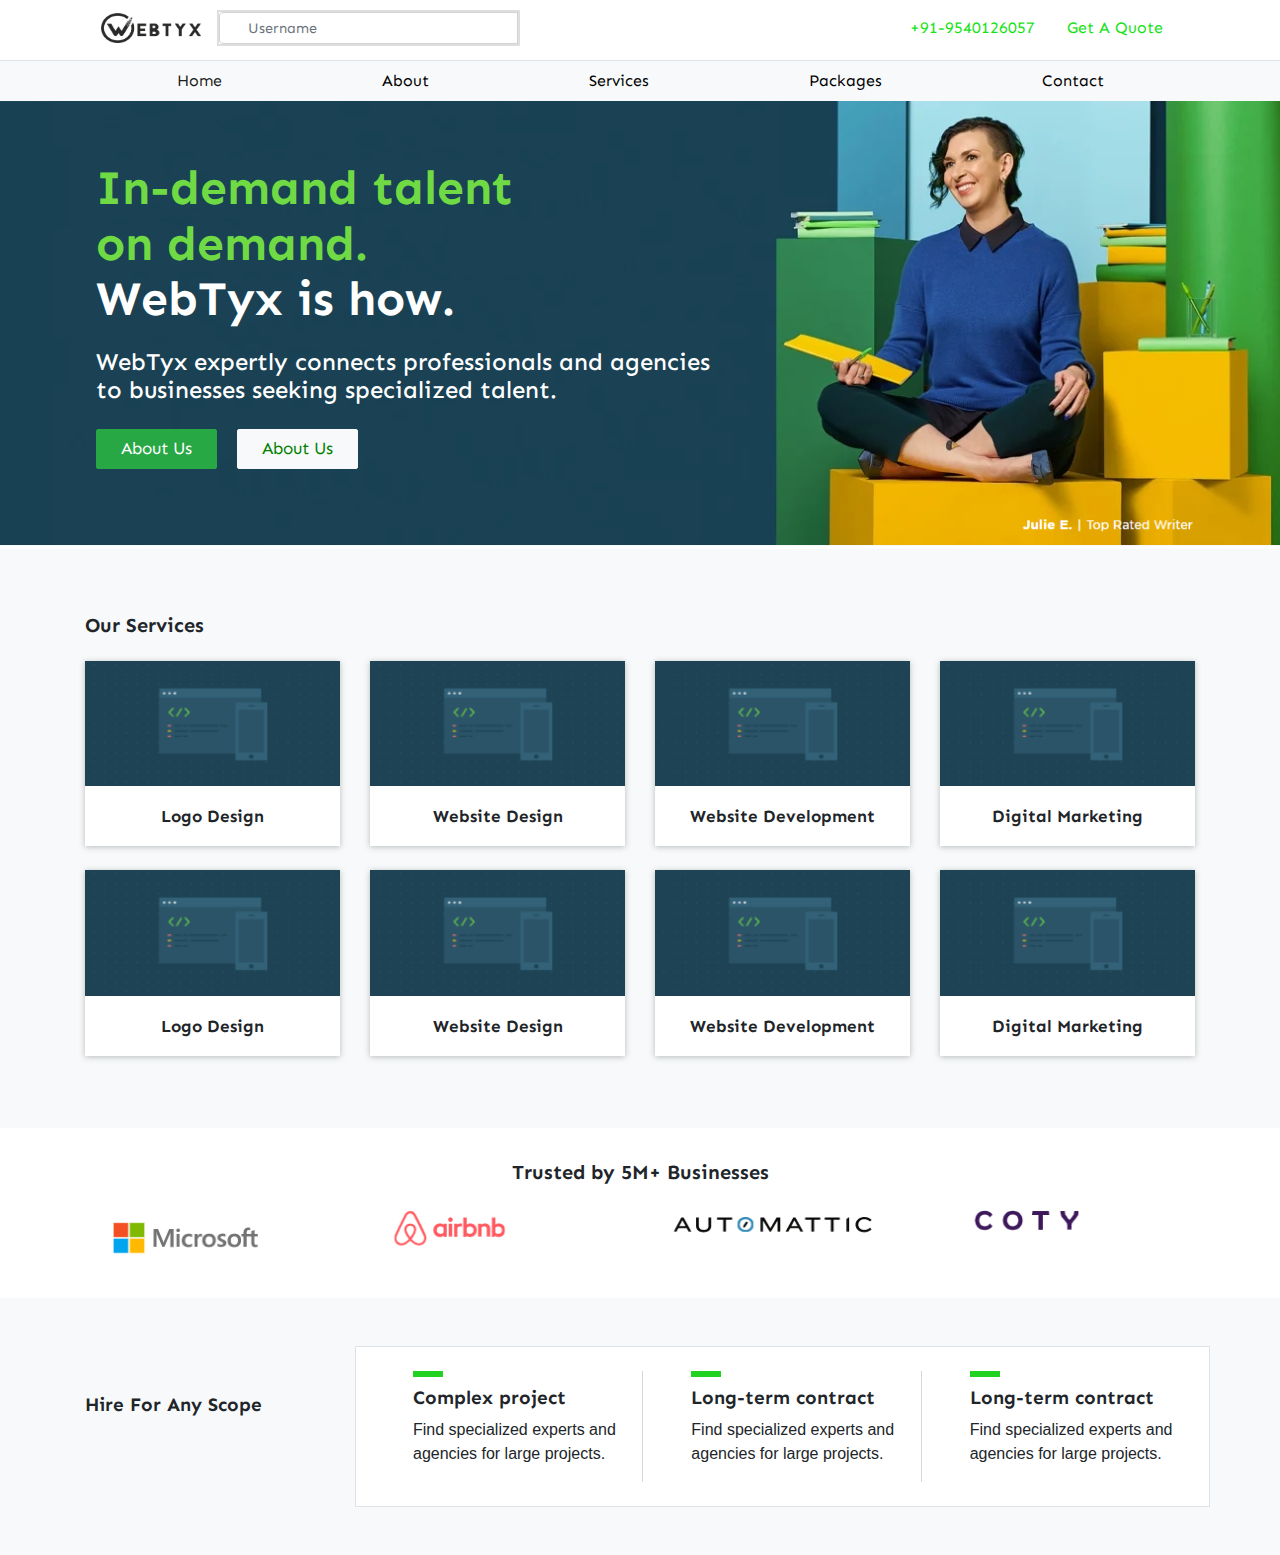
<file: practice-up-work/index.html>
<!DOCTYPE html>
<html>
<head>
	<title></title>
	<meta charset="utf-8">
	<meta name="viewport" content="width=device-width, initial-scale=1">
	<!-- Latest compiled and minified CSS -->
	<link rel="stylesheet" href="https://maxcdn.bootstrapcdn.com/bootstrap/4.4.1/css/bootstrap.min.css">

	<!-- jQuery library -->
	<script src="https://ajax.googleapis.com/ajax/libs/jquery/3.4.1/jquery.min.js"></script>

	<!-- Popper JS -->
	<script src="https://cdnjs.cloudflare.com/ajax/libs/popper.js/1.16.0/umd/popper.min.js"></script>

	<!-- Latest compiled JavaScript -->
	<script src="https://maxcdn.bootstrapcdn.com/bootstrap/4.4.1/js/bootstrap.min.js"></script>
	<link rel="stylesheet" href="https://use.fontawesome.com/releases/v5.7.1/css/all.css" integrity="sha384-fnmOCqbTlWIlj8LyTjo7mOUStjsKC4pOpQbqyi7RrhN7udi9RwhKkMHpvLbHG9Sr" crossorigin="anonymous">
	<link href="https://fonts.googleapis.com/css?family=Sen&display=swap" rel="stylesheet">

<link rel="stylesheet" type="text/css" href="style.css">
</head>
<body>

	


	<section>
		<div class="container">
			<nav class="navbar navbar-light">
				<form class="form-inline">
					<a href=""><img src="images/logo-webtyx-new.png" height="30" width="100"></a>
					<div class="input-group flex-nowrap ml-3">
						<div class="input-group-prepend">
							<span class="input-group-text" id="addon-wrapping"><i class="fas fa-search fa-1x"></i><span class="ml-1"><i class="fas fa-chevron-down fa-1x"></i></span></span>
						</div>
						<input type="text" class="form-control" placeholder="Username" aria-label="Username" aria-describedby="addon-wrapping">
					</div>
				</form>
			
			<form class="form-inline">
				<nav class="nav">
				  <a class="nav-link" href="#">+91-9540126057</a>
				  <a class="nav-link" href="#">Get A Quote</a>
				  
				</nav>
			</form>
		</nav>
	</div>
</section>

<section>
	<nav class="navbar navbar-expand-lg navbar-light bg-light border-top mt-1">
  
  <div class="collapse navbar-collapse justify-content-around" id="navbarSupportedContent">
    <ul class="navbar-nav ">
      <li class="nav-item active">
        <a class="nav-link" href="#">Home <span class="sr-only">(current)</span></a>
      </li>
      <li class="nav-item">
        <a class="nav-link" href="#">About </a>
      </li>
      <li class="nav-item">
        <a class="nav-link " href="#" >Services</a>
      </li>

      <li class="nav-item">
        <a class="nav-link " href="#" >Packages</a>
      </li>

       <li class="nav-item">
        <a class="nav-link " href="#" >Contact</a>
      </li>
    </ul>
  </div>
</nav>
</section>

<section class="banner-img">
		
	<div class="padding-banner">
		<div class="row">
			<div class="col-md-7">
				<h1 class="display-5 text-success">In-demand talent</h1>
				<h1 class="display-5 text-success">on demand.</h1>
				<h1 class="display-5 text-white">WebTyx is how.</h1>
				<h4 class="text-white pt-3">WebTyx expertly connects professionals and agencies to businesses seeking specialized talent.</h4>
				<div class="py-3">
					<a href="" class="btn btn-success px-4">About Us</a>
					<a href="" class="btn btn-light px-4 ml-3">About Us</a>
				</div>
			</div>
		</div>
	</div>

</section>

<section class="py-5 bg-light">
	<div class="container">
		<div class="row">
			<div class="col-md">
				<h5 class="py-3 font-weight-bold">Our Services</h5>
			</div>
		</div>
		<div class="row">
			<div class="col-md">
				<div class="card">
				  <img src="images/card-1.png" class="card-img-top" alt="...">
				  <div class="card-body">
				    <h6 class="card-title">Logo Design</h6>
				  </div>
				</div>
			</div>

			<div class="col-md">
				<div class="card">
				  <img src="images/card-1.png" class="card-img-top" alt="...">
				  <div class="card-body">
				    <h6 class="card-title">Website Design</h6>
				  </div>
				</div>
			</div>

			<div class="col-md">
				<div class="card">
				  <img src="images/card-1.png" class="card-img-top" alt="...">
				  <div class="card-body">
				    <h6 class="card-title">Website Development</h6>
				  </div>
				</div>
			</div>

			<div class="col-md">
				<div class="card">
				  <img src="images/card-1.png" class="card-img-top" alt="...">
				  <div class="card-body">
				    <h6 class="card-title">Digital Marketing</h6>
				  </div>
				</div>
			</div>
		</div>

		<div class="row py-4">
			<div class="col-md">
				<div class="card">
				  <img src="images/card-1.png" class="card-img-top" alt="...">
				  <div class="card-body">
				    <h6 class="card-title">Logo Design</h6>
				  </div>
				</div>
			</div>

			<div class="col-md">
				<div class="card">
				  <img src="images/card-1.png" class="card-img-top" alt="...">
				  <div class="card-body">
				    <h6 class="card-title">Website Design</h6>
				  </div>
				</div>
			</div>

			<div class="col-md">
				<div class="card">
				  <img src="images/card-1.png" class="card-img-top" alt="...">
				  <div class="card-body">
				    <h6 class="card-title">Website Development</h6>
				  </div>
				</div>
			</div>

			<div class="col-md">
				<div class="card">
				  <img src="images/card-1.png" class="card-img-top" alt="...">
				  <div class="card-body">
				    <h6 class="card-title">Digital Marketing</h6>
				  </div>
				</div>
			</div>
		</div>
	</div>
</section>


<section>
	<div class="container py-3">
		<h5 class="text-center font-weight-bold pt-3">Trusted by  5M+ Businesses</h5>
		<div class="row">
			<div class="col-md">
				<img src="images/microsoft1.png" class="img-fluid">
			</div>

			<div class="col-md">
				<img src="images/airbng1.png" class="img-fluid">
			</div>

			<div class="col-md">
				<img src="images/automattic1.png" class="img-fluid">
			</div>

			<div class="col-md">
				<img src="images/coty1.png" class="img-fluid">
			</div>
		</div>
	</div>
</section>


<section class="py-5 any-scop bg-light">
	<div class="container">
		<div class="row">
			<div class="col-md-3 position-relative">
				<h5 class="font-weight-bold py-5">Hire For Any Scope</h5>
			</div>
			<div class="col-md-9 border p-4">
				<div class="row">
					<div class="col-md-4 pl-5 position-relative">
						<div class="dash-top"></div>
						<h6>Complex project</h6>
						<p>Find specialized experts and agencies for large projects.</p>
						<div class="vertical-line"></div>
					</div>

					<div class="col-md-4 pl-5 position-relative">
						<div class="dash-top"></div>
						<h6>Long-term contract</h6>
						<p>Find specialized experts and agencies for large projects.</p>
						<div class="vertical-line"></div>
					</div>

					<div class="col-md-4 pl-5 position-relative">
						<div class="dash-top"></div>
						<h6>Long-term contract</h6>
						<p>Find specialized experts and agencies for large projects.</p>
					
					</div>
				</div>
			</div>
		</div>
	</div>
</section>

















</body>
</html>
</file>
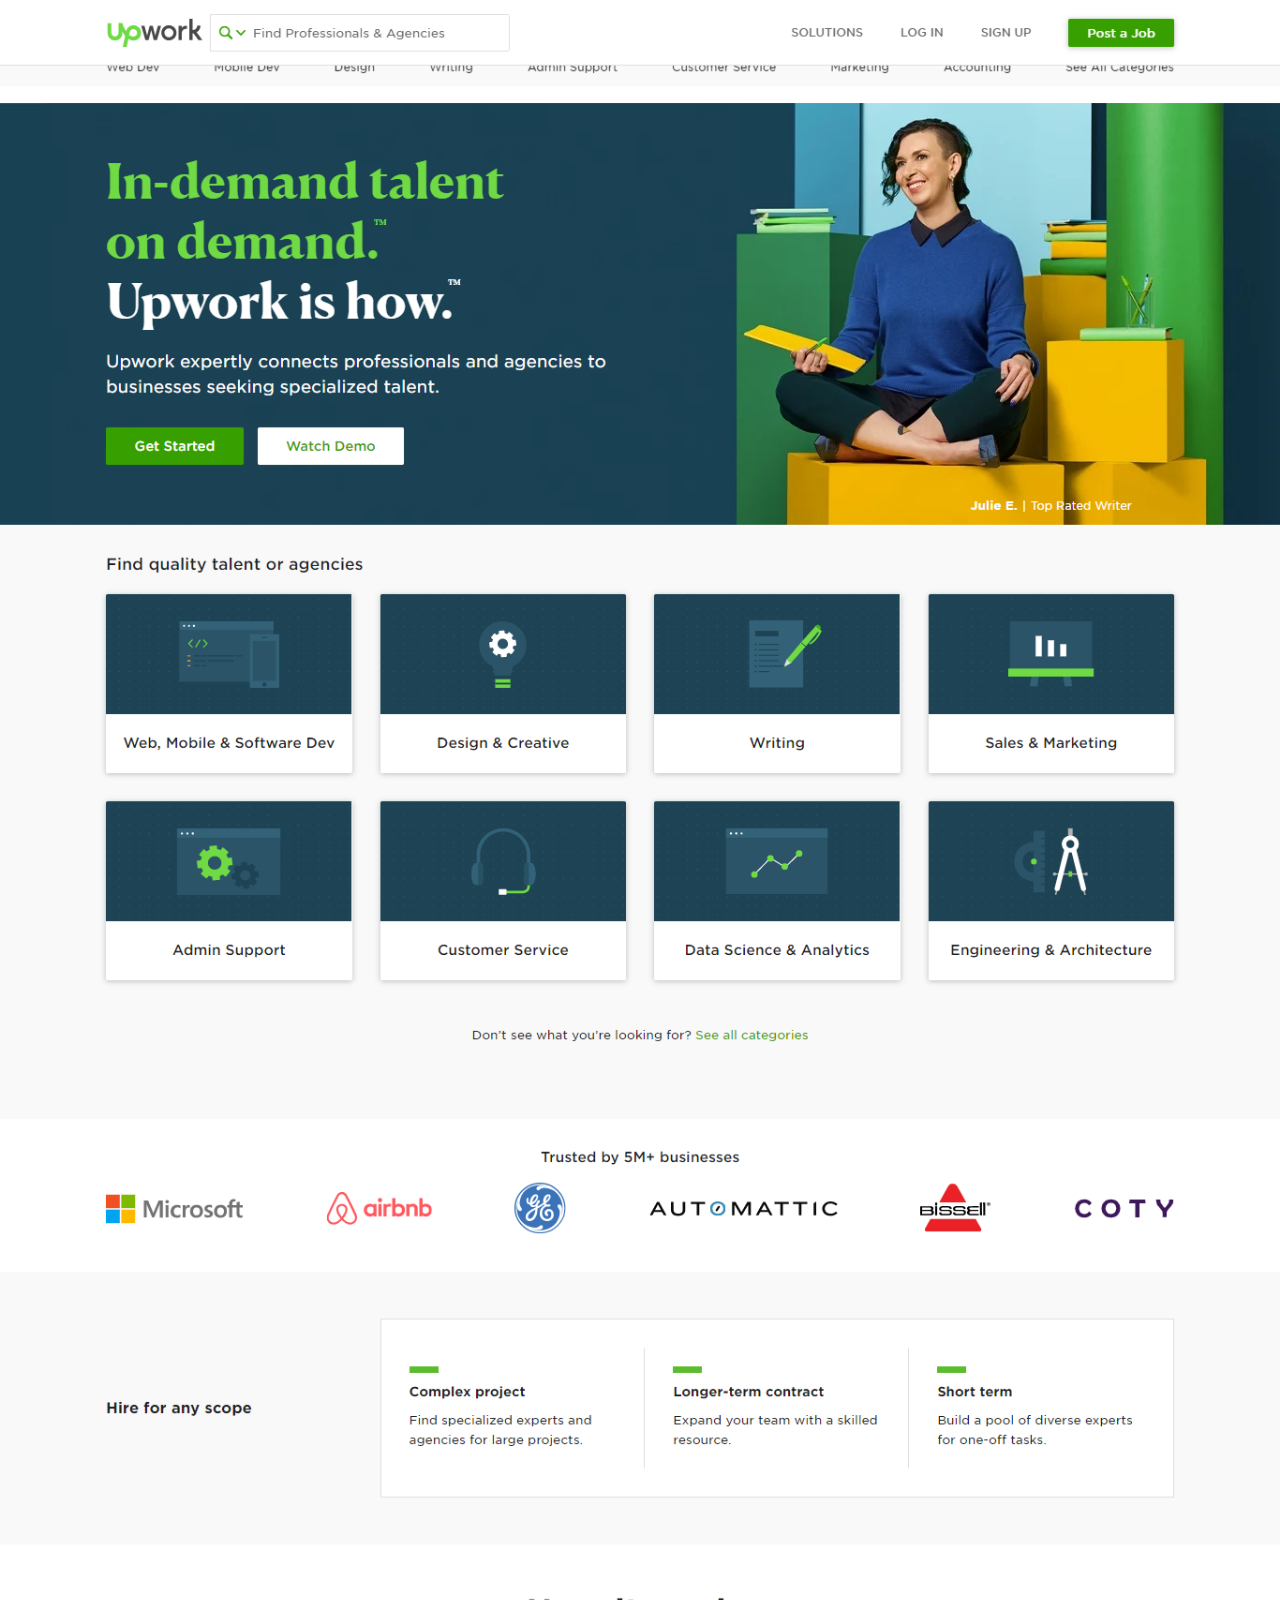
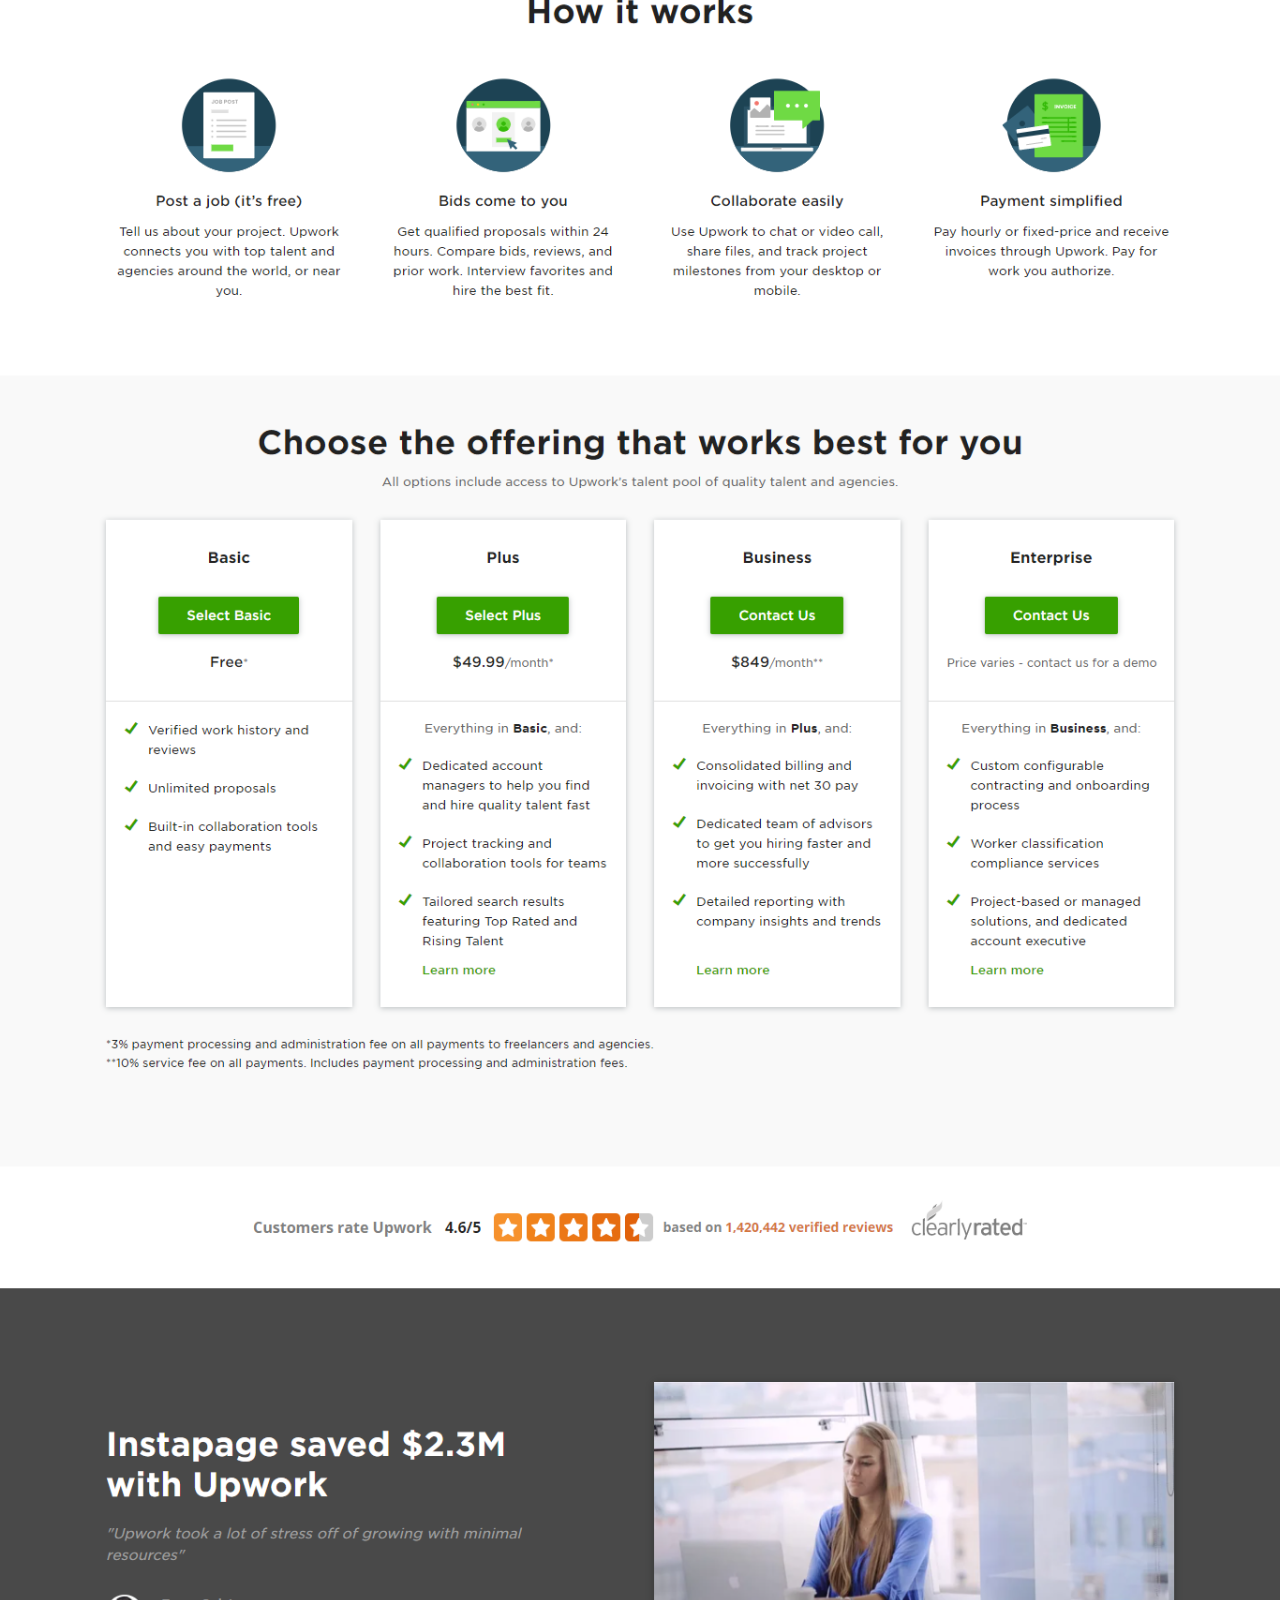
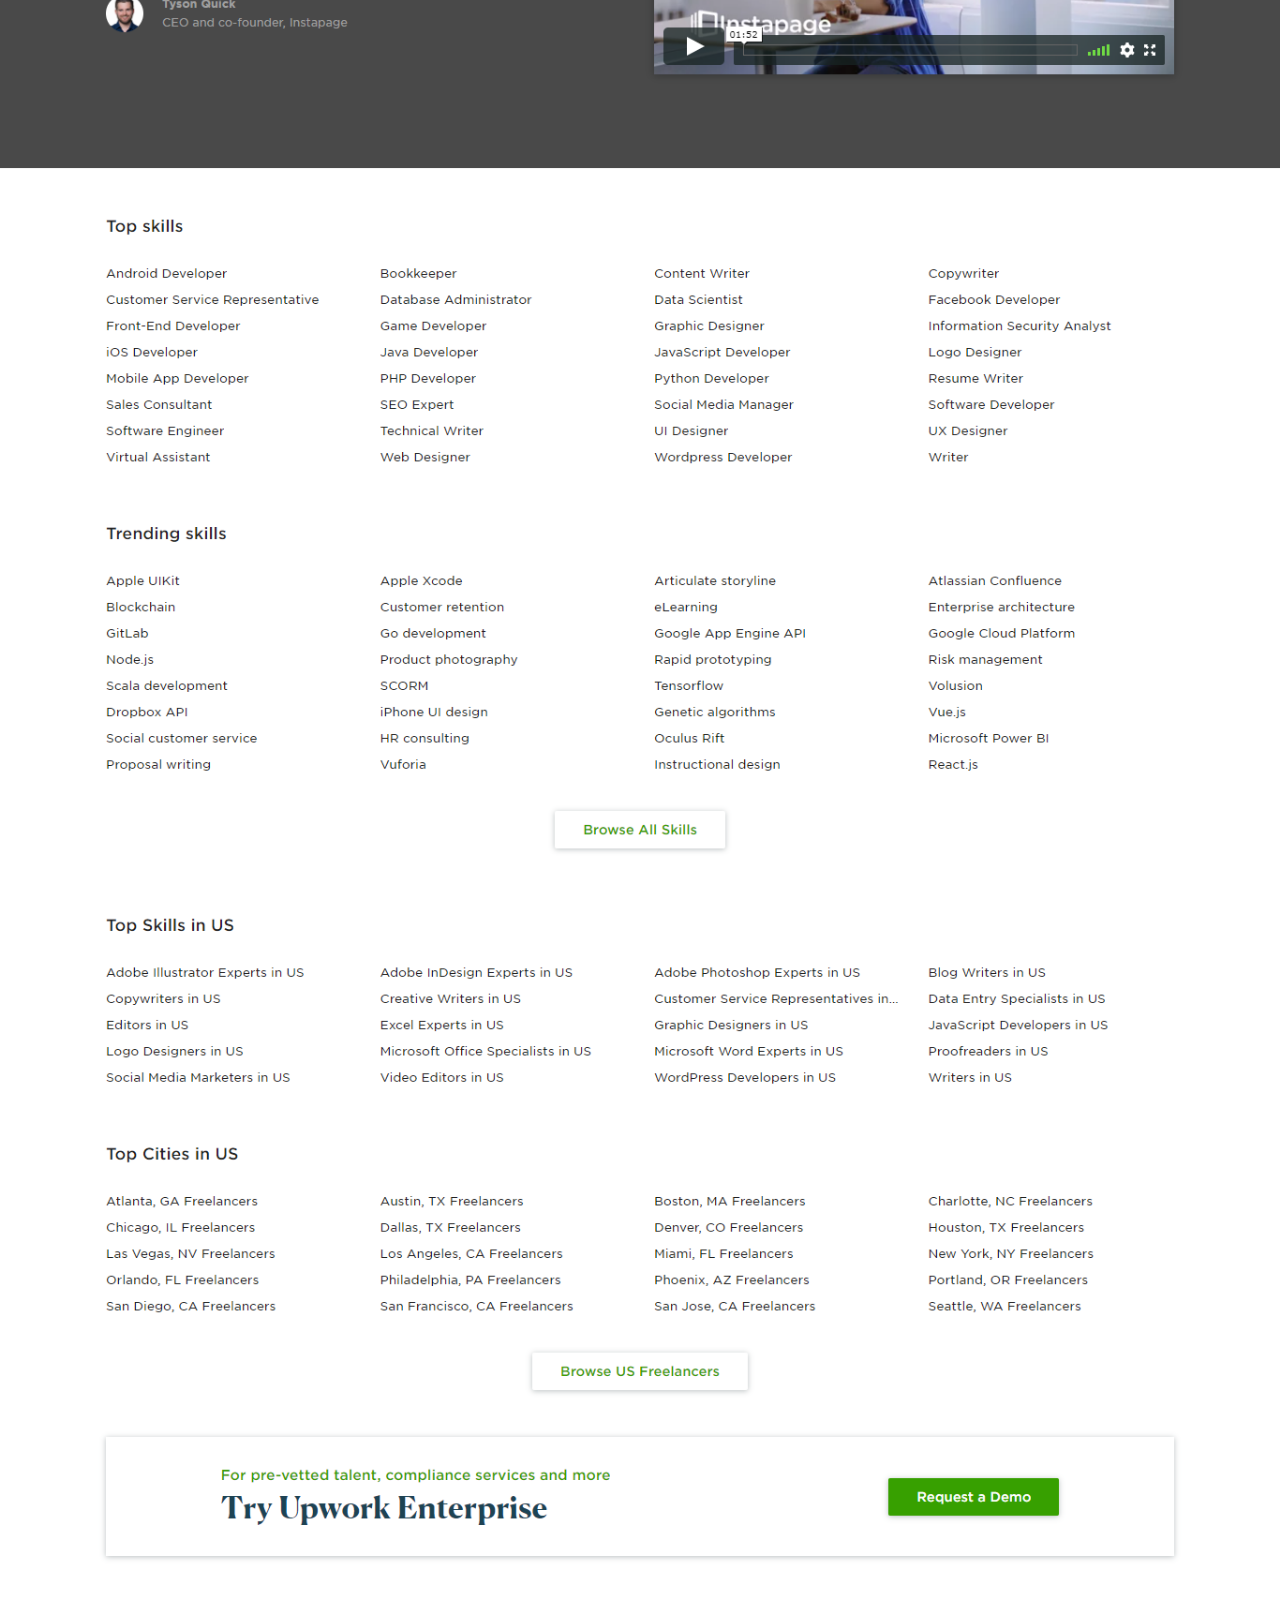
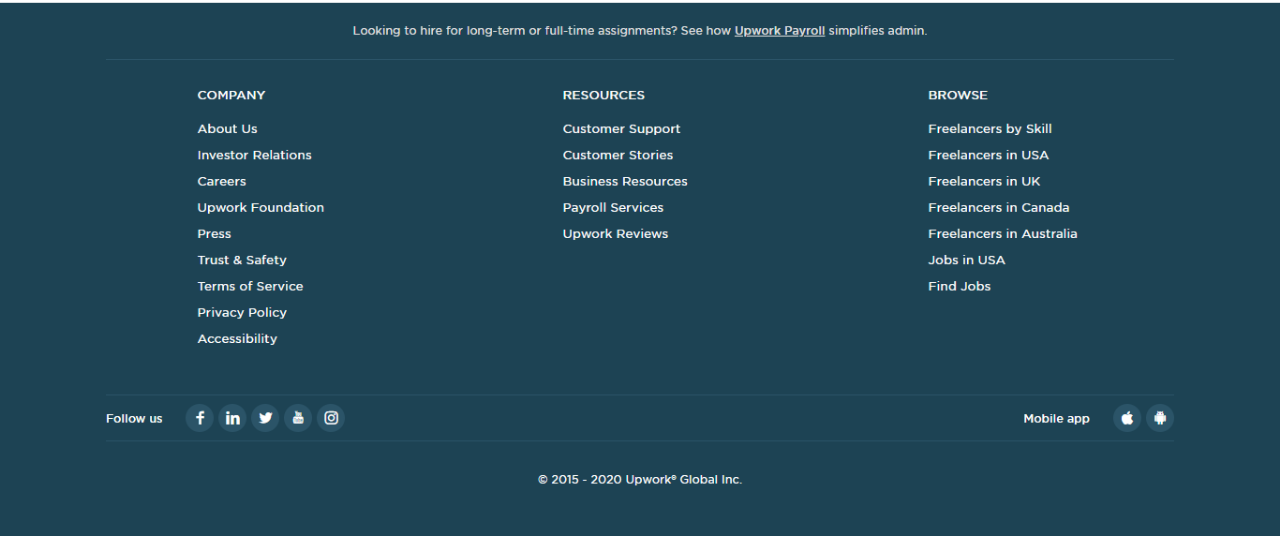
<file: practice-up-work/upwork.html>
<!DOCTYPE html>
<html>
<head>
	<title></title>
	<meta charset="utf-8">
	<meta name="viewport" content="width=device-width, initial-scale=1">
	<!-- Latest compiled and minified CSS -->
	<link rel="stylesheet" href="https://maxcdn.bootstrapcdn.com/bootstrap/4.4.1/css/bootstrap.min.css">

	<!-- jQuery library -->
	<script src="https://ajax.googleapis.com/ajax/libs/jquery/3.4.1/jquery.min.js"></script>

	<!-- Popper JS -->
	<script src="https://cdnjs.cloudflare.com/ajax/libs/popper.js/1.16.0/umd/popper.min.js"></script>

	<!-- Latest compiled JavaScript -->
	<script src="https://maxcdn.bootstrapcdn.com/bootstrap/4.4.1/js/bootstrap.min.js"></script>

</head>
<body>

	<img src="images/upwork-com.png" class="img-fluid">
</body>
</html>
</file>
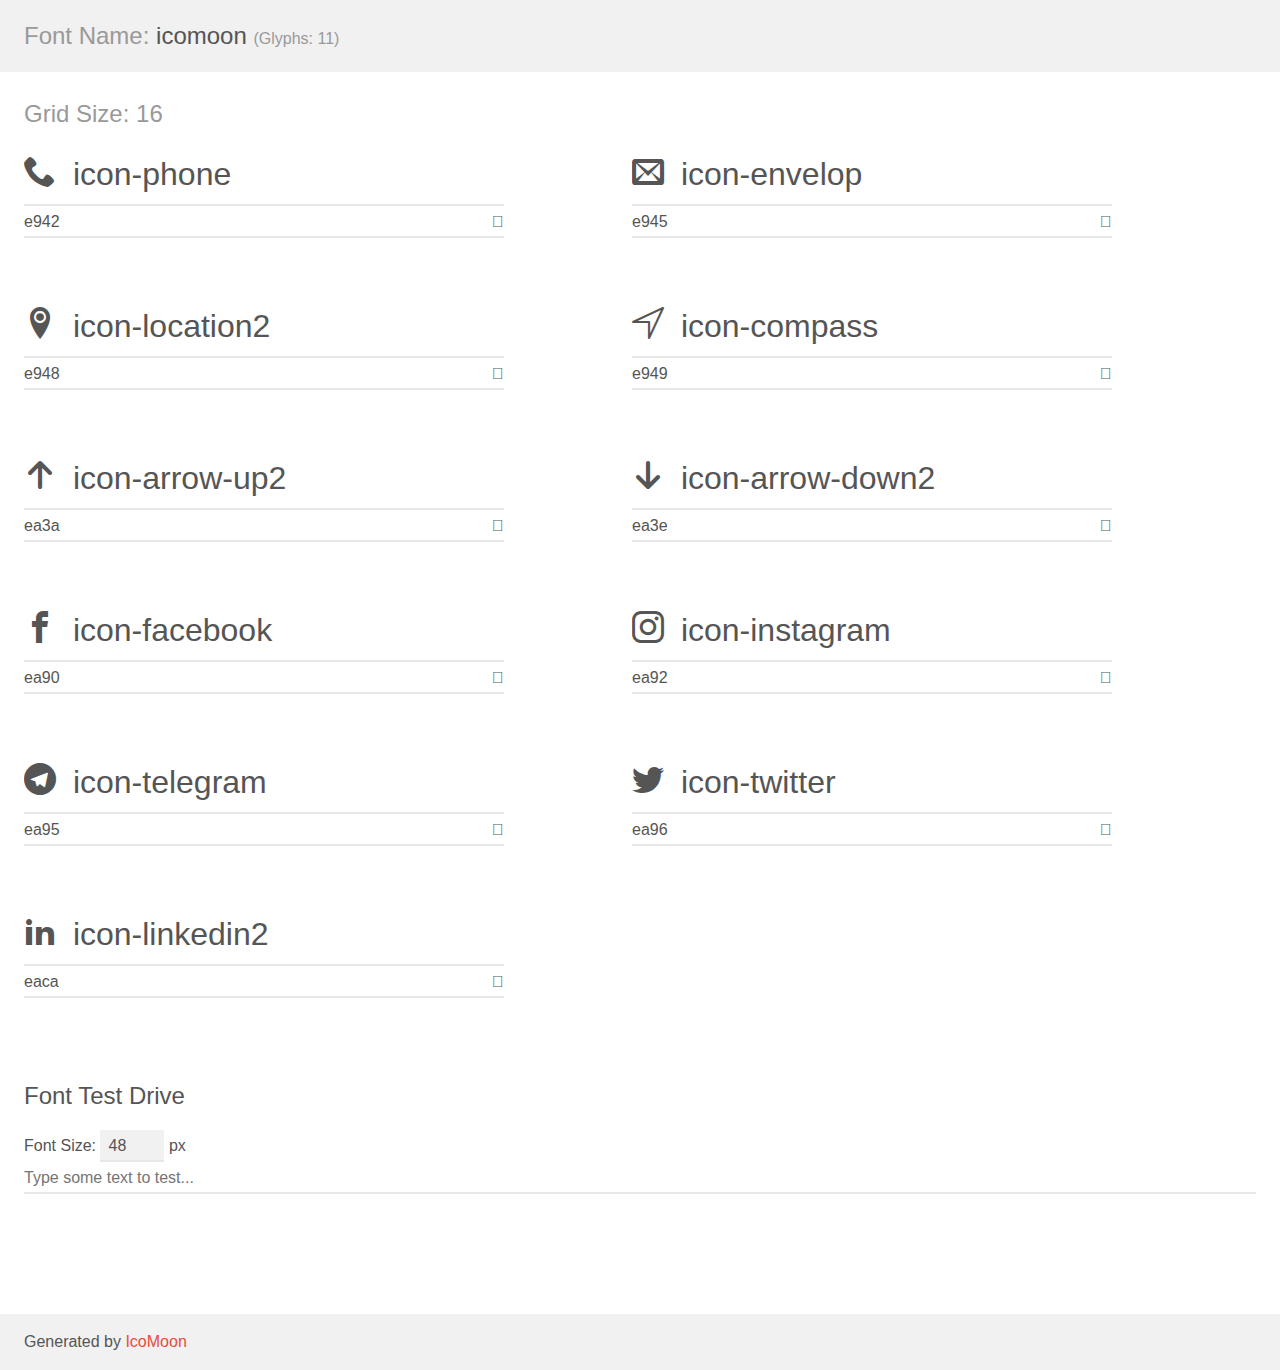
<file: inc/icons/demo.html>
<!doctype html>
<html>
<head>
    <meta charset="utf-8">
    <title>IcoMoon Demo</title>
    <meta name="description" content="An Icon Font Generated By IcoMoon.io">
    <meta name="viewport" content="width=device-width, initial-scale=1">
    <link rel="stylesheet" href="demo-files/demo.css">
    <link rel="stylesheet" href="style.css"></head>
<body>
    <div class="bgc1 clearfix">
        <h1 class="mhmm mvm"><span class="fgc1">Font Name:</span> icomoon <small class="fgc1">(Glyphs:&nbsp;11)</small></h1>
    </div>
    <div class="clearfix mhl ptl">
        <h1 class="mvm mtn fgc1">Grid Size: 16</h1>
        <div class="glyph fs1">
            <div class="clearfix bshadow0 pbs">
                <span class="icon-phone"></span>
                <span class="mls"> icon-phone</span>
            </div>
            <fieldset class="fs0 size1of1 clearfix hidden-false">
                <input type="text" readonly value="e942" class="unit size1of2" />
                <input type="text" maxlength="1" readonly value="&#xe942;" class="unitRight size1of2 talign-right" />
            </fieldset>
            <div class="fs0 bshadow0 clearfix hidden-true">
                <span class="unit pvs fgc1">liga: </span>
                <input type="text" readonly value="phone, telephone" class="liga unitRight" />
            </div>
        </div>
        <div class="glyph fs1">
            <div class="clearfix bshadow0 pbs">
                <span class="icon-envelop"></span>
                <span class="mls"> icon-envelop</span>
            </div>
            <fieldset class="fs0 size1of1 clearfix hidden-false">
                <input type="text" readonly value="e945" class="unit size1of2" />
                <input type="text" maxlength="1" readonly value="&#xe945;" class="unitRight size1of2 talign-right" />
            </fieldset>
            <div class="fs0 bshadow0 clearfix hidden-true">
                <span class="unit pvs fgc1">liga: </span>
                <input type="text" readonly value="envelop, mail" class="liga unitRight" />
            </div>
        </div>
        <div class="glyph fs1">
            <div class="clearfix bshadow0 pbs">
                <span class="icon-location2"></span>
                <span class="mls"> icon-location2</span>
            </div>
            <fieldset class="fs0 size1of1 clearfix hidden-false">
                <input type="text" readonly value="e948" class="unit size1of2" />
                <input type="text" maxlength="1" readonly value="&#xe948;" class="unitRight size1of2 talign-right" />
            </fieldset>
            <div class="fs0 bshadow0 clearfix hidden-true">
                <span class="unit pvs fgc1">liga: </span>
                <input type="text" readonly value="location2, map-marker2" class="liga unitRight" />
            </div>
        </div>
        <div class="glyph fs1">
            <div class="clearfix bshadow0 pbs">
                <span class="icon-compass"></span>
                <span class="mls"> icon-compass</span>
            </div>
            <fieldset class="fs0 size1of1 clearfix hidden-false">
                <input type="text" readonly value="e949" class="unit size1of2" />
                <input type="text" maxlength="1" readonly value="&#xe949;" class="unitRight size1of2 talign-right" />
            </fieldset>
            <div class="fs0 bshadow0 clearfix hidden-true">
                <span class="unit pvs fgc1">liga: </span>
                <input type="text" readonly value="compass, direction" class="liga unitRight" />
            </div>
        </div>
        <div class="glyph fs1">
            <div class="clearfix bshadow0 pbs">
                <span class="icon-arrow-up2"></span>
                <span class="mls"> icon-arrow-up2</span>
            </div>
            <fieldset class="fs0 size1of1 clearfix hidden-false">
                <input type="text" readonly value="ea3a" class="unit size1of2" />
                <input type="text" maxlength="1" readonly value="&#xea3a;" class="unitRight size1of2 talign-right" />
            </fieldset>
            <div class="fs0 bshadow0 clearfix hidden-true">
                <span class="unit pvs fgc1">liga: </span>
                <input type="text" readonly value="arrow-up2, up2" class="liga unitRight" />
            </div>
        </div>
        <div class="glyph fs1">
            <div class="clearfix bshadow0 pbs">
                <span class="icon-arrow-down2"></span>
                <span class="mls"> icon-arrow-down2</span>
            </div>
            <fieldset class="fs0 size1of1 clearfix hidden-false">
                <input type="text" readonly value="ea3e" class="unit size1of2" />
                <input type="text" maxlength="1" readonly value="&#xea3e;" class="unitRight size1of2 talign-right" />
            </fieldset>
            <div class="fs0 bshadow0 clearfix hidden-true">
                <span class="unit pvs fgc1">liga: </span>
                <input type="text" readonly value="arrow-down2, down2" class="liga unitRight" />
            </div>
        </div>
        <div class="glyph fs1">
            <div class="clearfix bshadow0 pbs">
                <span class="icon-facebook"></span>
                <span class="mls"> icon-facebook</span>
            </div>
            <fieldset class="fs0 size1of1 clearfix hidden-false">
                <input type="text" readonly value="ea90" class="unit size1of2" />
                <input type="text" maxlength="1" readonly value="&#xea90;" class="unitRight size1of2 talign-right" />
            </fieldset>
            <div class="fs0 bshadow0 clearfix hidden-true">
                <span class="unit pvs fgc1">liga: </span>
                <input type="text" readonly value="facebook, brand10" class="liga unitRight" />
            </div>
        </div>
        <div class="glyph fs1">
            <div class="clearfix bshadow0 pbs">
                <span class="icon-instagram"></span>
                <span class="mls"> icon-instagram</span>
            </div>
            <fieldset class="fs0 size1of1 clearfix hidden-false">
                <input type="text" readonly value="ea92" class="unit size1of2" />
                <input type="text" maxlength="1" readonly value="&#xea92;" class="unitRight size1of2 talign-right" />
            </fieldset>
            <div class="fs0 bshadow0 clearfix hidden-true">
                <span class="unit pvs fgc1">liga: </span>
                <input type="text" readonly value="instagram, brand12" class="liga unitRight" />
            </div>
        </div>
        <div class="glyph fs1">
            <div class="clearfix bshadow0 pbs">
                <span class="icon-telegram"></span>
                <span class="mls"> icon-telegram</span>
            </div>
            <fieldset class="fs0 size1of1 clearfix hidden-false">
                <input type="text" readonly value="ea95" class="unit size1of2" />
                <input type="text" maxlength="1" readonly value="&#xea95;" class="unitRight size1of2 talign-right" />
            </fieldset>
            <div class="fs0 bshadow0 clearfix hidden-true">
                <span class="unit pvs fgc1">liga: </span>
                <input type="text" readonly value="telegram, brand15" class="liga unitRight" />
            </div>
        </div>
        <div class="glyph fs1">
            <div class="clearfix bshadow0 pbs">
                <span class="icon-twitter"></span>
                <span class="mls"> icon-twitter</span>
            </div>
            <fieldset class="fs0 size1of1 clearfix hidden-false">
                <input type="text" readonly value="ea96" class="unit size1of2" />
                <input type="text" maxlength="1" readonly value="&#xea96;" class="unitRight size1of2 talign-right" />
            </fieldset>
            <div class="fs0 bshadow0 clearfix hidden-true">
                <span class="unit pvs fgc1">liga: </span>
                <input type="text" readonly value="twitter, brand16" class="liga unitRight" />
            </div>
        </div>
        <div class="glyph fs1">
            <div class="clearfix bshadow0 pbs">
                <span class="icon-linkedin2"></span>
                <span class="mls"> icon-linkedin2</span>
            </div>
            <fieldset class="fs0 size1of1 clearfix hidden-false">
                <input type="text" readonly value="eaca" class="unit size1of2" />
                <input type="text" maxlength="1" readonly value="&#xeaca;" class="unitRight size1of2 talign-right" />
            </fieldset>
            <div class="fs0 bshadow0 clearfix hidden-true">
                <span class="unit pvs fgc1">liga: </span>
                <input type="text" readonly value="linkedin2, brand65" class="liga unitRight" />
            </div>
        </div>
    </div>

    <!--[if gt IE 8]><!-->
    <div class="mhl clearfix mbl">
        <h1>Font Test Drive</h1>
        <label>
            Font Size: <input id="fontSize" type="number" class="textbox0 mbm"
            min="8" value="48" />
            px
        </label>
        <input id="testText" type="text" class="phl size1of1 mvl"
        placeholder="Type some text to test..." value=""/>
        <div id="testDrive" class="icon-" style="font-family: icomoon">&nbsp;
        </div>
    </div>
    <!--<![endif]-->
    <div class="bgc1 clearfix">
        <p class="mhl">Generated by <a href="https://icomoon.io/app">IcoMoon</a></p>
    </div>

    <script src="demo-files/demo.js"></script>
</body>
</html>
</file>
<file: practice-up-work/style.css>
h1,h2,h3,h4,h5,h6, .input-group-text, .navbar .nav-link {
 	 font-family: 'sen',sans-serif;

 }


 .navbar .form-inlie .nav-link {
 	 font-family: 'sen',sans-serif;
 }


 .input-group>.form-control:not(:first-child) {
    border-left: 0px!important;
    border-top-left-radius: 0;
    border-bottom-left-radius: 0;
}

.form-inline .input-group:hover{
	color: black;


}



.input-group-prepend:hover{
	border-color: black
}





.input-group-text {
    display: -ms-flexbox;
    display: flex;
    -ms-flex-align: center;
    align-items: center;
    padding: 0rem .75rem;
    margin-bottom: 0;
    font-size: .8rem;
    font-weight: 400;
    line-height: 1.5;
    color: #495057;
    text-align: center;
    white-space: nowrap;
    background-color: #ffffff;
    border: 1px solid #ced4da;
    border-radius: .25rem;
}
/*
.form-control {
    display: block;
    width: 100%;
    height: calc(1.5em + .75rem + 2px);
    padding:  .75rem;
    font-size: 1rem;
    font-weight: 400;
    line-height: 1.5;
    color: #495057;
    background-color: #fff;
    background-clip: padding-box;
    border: 1px solid #ced4da;
    border-radius: .25rem;
    transition: border-color .15s ease-in-out,box-shadow .15s ease-in-out;
}*/

.form-control {
    display: block;
    width: 100%;
    height: calc(1.2em + .75rem + 2px);
    padding: .375rem 0rem;
    font-size: .9rem;
    font-weight: 400;
    line-height: 1.5;
    color: #495057;
    background-color: #fff;
    background-clip: padding-box;
    border: 1px solid #ced4da;
    border-radius: 0rem;
    transition: border-color .15s ease-in-out,box-shadow .15s ease-in-out;
    	 font-family: 'sen',sans-serif;
}


.form-control:focus {
    color: #495057;
    background-color: #fff;
    border-color: #ffffff;
    outline: 0;
    box-shadow: 0 0 0 0.2rem rgba(0, 123, 255, 0);
}


@media (min-width: 576px){
.form-inline .custom-select, .form-inline .input-group {
    width: auto;
    border:2px solid #e0dddd;
   
}
}



@media (min-width: 576px){
.form-inline .custom-select, .form-inline .input-group:hover {
    width: auto;
    border: 1px solid;
    transition: 1s;
}
}


.fa-1x{
	font-size: 12px;
	color: lightgreen;
}

.form-inline .nav-link{
	color:#17e217;
}

.navbar .navbar-nav .nav-link{
	padding: 0 80px;
	color: black;
}


.banner-img{
	background-image: url('images/banner.png');
	background-repeat: no-repeat;
}


.padding-banner{
	padding: 4rem 6rem;

}

.text-success{
	color: #6fda44!important;
}

.display-5{
	font-size: 48px;
	font-weight: bolder;
	line-height: .99;
}

.btn-success{
	font-family: 'sen',sans-serif;
	font-size: 17px;
	    border-radius: 2px;
}


.btn-light{
	font-family: 'sen',sans-serif;
	font-size: 17px;
	    border-radius: 2px;
	    color: green;
}


.bg-light{
	background-color: #f2f6f9;
}


.card{
	border:0rem;
	border-radius: 0rem;
	box-shadow: 0 1px 6px rgba(57,73,76,.35);
}

.card-img-top {
    border-top-left-radius: 0rem;
    border-top-right-radius: 0rem;
}

.card-title {
    margin-bottom: 0;
    font-size: 17px;
    font-weight: bold;
    text-align: center;
}



.border{
	background-color: white;
}

.dash-top{
	width: 30px;
	height: 6px;
	margin-bottom: 10px;
	background-color: #21d221;
}


.any-scop h5{
	font-size: 19px;
	font-weight: bold;
}

.any-scop h6{
	font-size: 19px;
	font-weight: bold;
}


.vertical-line {
    height: 100%;
    width: 1px;
    background-color: #d8d6d6;
    position: absolute;
    top: 0;
    right:0;
    bottom: 0;

}






@media (min-width: 576px){
.form-inline .form-control {
    display: inline-block;
    width: 270px;
    vertical-align: middle;
}}
</file>
<file: inc/icons/demo-files/demo.css>
body {
  padding: 0;
  margin: 0;
  font-family: sans-serif;
  font-size: 1em;
  line-height: 1.5;
  color: #555;
  background: #fff;
}
h1 {
  font-size: 1.5em;
  font-weight: normal;
}
small {
  font-size: .66666667em;
}
a {
  color: #e74c3c;
  text-decoration: none;
}
a:hover, a:focus {
  box-shadow: 0 1px #e74c3c;
}
.bshadow0, input {
  box-shadow: inset 0 -2px #e7e7e7;
}
input:hover {
  box-shadow: inset 0 -2px #ccc;
}
input, fieldset {
  font-family: sans-serif;
  font-size: 1em;
  margin: 0;
  padding: 0;
  border: 0;
}
input {
  color: inherit;
  line-height: 1.5;
  height: 1.5em;
  padding: .25em 0;
}
input:focus {
  outline: none;
  box-shadow: inset 0 -2px #449fdb;
}
.glyph {
  font-size: 16px;
  width: 15em;
  padding-bottom: 1em;
  margin-right: 4em;
  margin-bottom: 1em;
  float: left;
  overflow: hidden;
}
.liga {
  width: 80%;
  width: calc(100% - 2.5em);
}
.talign-right {
  text-align: right;
}
.talign-center {
  text-align: center;
}
.bgc1 {
  background: #f1f1f1;
}
.fgc1 {
  color: #999;
}
.fgc0 {
  color: #000;
}
p {
  margin-top: 1em;
  margin-bottom: 1em;
}
.mvm {
  margin-top: .75em;
  margin-bottom: .75em;
}
.mtn {
  margin-top: 0;
}
.mtl, .mal {
  margin-top: 1.5em;
}
.mbl, .mal {
  margin-bottom: 1.5em;
}
.mal, .mhl {
  margin-left: 1.5em;
  margin-right: 1.5em;
}
.mhmm {
  margin-left: 1em;
  margin-right: 1em;
}
.mls {
  margin-left: .25em;
}
.ptl {
  padding-top: 1.5em;
}
.pbs, .pvs {
  padding-bottom: .25em;
}
.pvs, .pts {
  padding-top: .25em;
}
.unit {
  float: left;
}
.unitRight {
  float: right;
}
.size1of2 {
  width: 50%;
}
.size1of1 {
  width: 100%;
}
.clearfix:before, .clearfix:after {
  content: " ";
  display: table;
}
.clearfix:after {
  clear: both;
}
.hidden-true {
  display: none;
}
.textbox0 {
  width: 3em;
  background: #f1f1f1;
  padding: .25em .5em;
  line-height: 1.5;
  height: 1.5em;
}
#testDrive {
  display: block;
  padding-top: 24px;
  line-height: 1.5;
}
.fs0 {
  font-size: 16px;
}
.fs1 {
  font-size: 32px;
}
</file>
<file: inc/icons/style.css>
@font-face {
  font-family: 'icomoon';
  src:  url('fonts/icomoon.eot?6n0ptg');
  src:  url('fonts/icomoon.eot?6n0ptg#iefix') format('embedded-opentype'),
    url('fonts/icomoon.ttf?6n0ptg') format('truetype'),
    url('fonts/icomoon.woff?6n0ptg') format('woff'),
    url('fonts/icomoon.svg?6n0ptg#icomoon') format('svg');
  font-weight: normal;
  font-style: normal;
  font-display: block;
}

[class^="icon-"], [class*=" icon-"] {
  /* use !important to prevent issues with browser extensions that change fonts */
  font-family: 'icomoon' !important;
  speak: never;
  font-style: normal;
  font-weight: normal;
  font-variant: normal;
  text-transform: none;
  line-height: 1;

  /* Better Font Rendering =========== */
  -webkit-font-smoothing: antialiased;
  -moz-osx-font-smoothing: grayscale;
}

.icon-phone:before {
  content: "\e942";
}
.icon-envelop:before {
  content: "\e945";
}
.icon-location2:before {
  content: "\e948";
}
.icon-compass:before {
  content: "\e949";
}
.icon-arrow-up2:before {
  content: "\ea3a";
}
.icon-arrow-down2:before {
  content: "\ea3e";
}
.icon-facebook:before {
  content: "\ea90";
}
.icon-instagram:before {
  content: "\ea92";
}
.icon-telegram:before {
  content: "\ea95";
}
.icon-twitter:before {
  content: "\ea96";
}
.icon-linkedin2:before {
  content: "\eaca";
}
</file>
